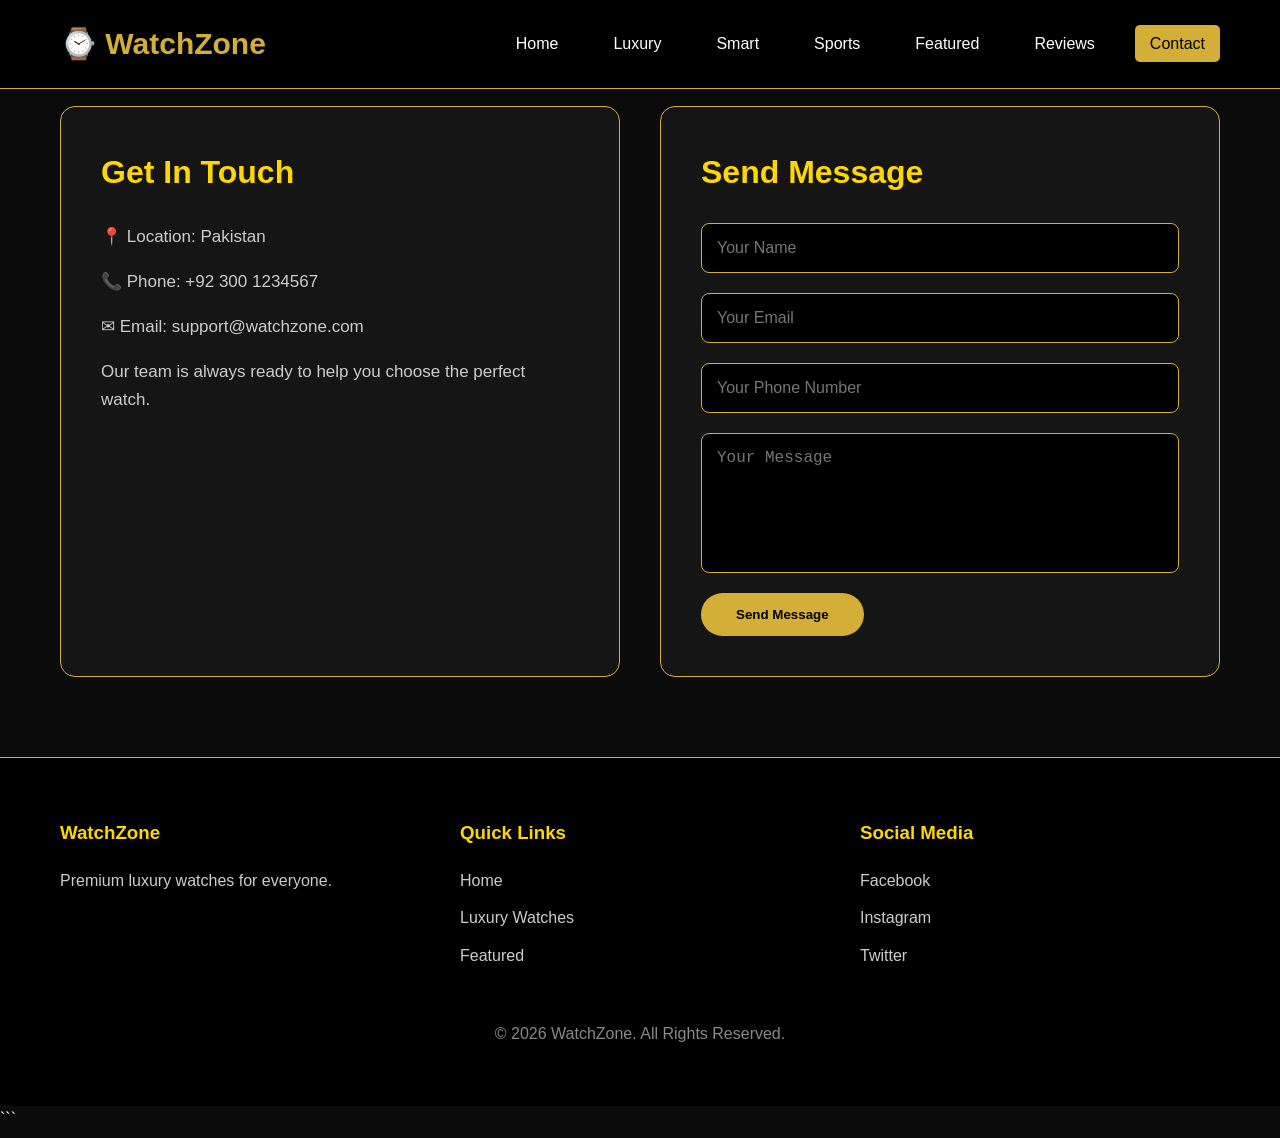
<file: contact.html>
```html
<!DOCTYPE html>
<html lang="en">

<head>

<meta charset="UTF-8">
<meta name="viewport" content="width=device-width, initial-scale=1.0">

<title>Contact Us | WatchZone</title>

<link rel="stylesheet" href="style.css">

</head>


<body>



<!-- ================= NAVBAR ================= -->


<header>

<nav class="navbar">


<div class="logo">

<a href="index.html">
⌚ WatchZone
</a>

</div>



<ul class="nav-links">


<li>
<a href="index.html">
Home
</a>
</li>


<li>
<a href="luxury.html">
Luxury
</a>
</li>


<li>
<a href="smart.html">
Smart
</a>
</li>


<li>
<a href="sports.html">
Sports
</a>
</li>


<li>
<a href="featured.html">
Featured
</a>
</li>


<li>
<a href="reviews.html">
Reviews
</a>
</li>


<li>
<a href="contact.html" class="active">
Contact
</a>
</li>


</ul>


</nav>

</header>







<!-- ================= PAGE BANNER ================= -->


<!-- <section class="page-banner">


<h1>
Contact Us
</h1>


<p>
Get in touch with WatchZone for orders and queries.
</p>


</section> -->








<!-- ================= CONTACT SECTION ================= -->


<section class="contact-section">



<div class="contact-container">





<!-- CONTACT INFO -->


<div class="contact-info">


<h2>
Get In Touch
</h2>



<p>
📍 Location:
Pakistan
</p>



<p>
📞 Phone:
+92 300 1234567
</p>



<p>
✉ Email:
support@watchzone.com
</p>



<p>

Our team is always ready to help you
choose the perfect watch.

</p>



</div>







<!-- CONTACT FORM -->


<div class="contact-form">


<h2>
Send Message
</h2>



<form>



<input 
type="text"
placeholder="Your Name"
required>



<input
type="email"
placeholder="Your Email"
required>




<input
type="text"
placeholder="Your Phone Number"
required>




<textarea
placeholder="Your Message"
rows="6">
</textarea>




<button type="submit">

Send Message

</button>



</form>



</div>






</div>



</section>








<!-- ================= FOOTER ================= -->


<footer>


<div class="footer-container">


<div class="footer-column">


<h3>
WatchZone
</h3>


<p>
Premium luxury watches for everyone.
</p>


</div>





<div class="footer-column">


<h3>
Quick Links
</h3>


<a href="index.html">
Home
</a>


<a href="luxury.html">
Luxury Watches
</a>


<a href="featured.html">
Featured
</a>


</div>





<div class="footer-column">


<h3>
Social Media
</h3>


<a href="#">
Facebook
</a>


<a href="#">
Instagram
</a>


<a href="#">
Twitter
</a>


</div>




</div>





<div class="copyright">

© 2026 WatchZone. All Rights Reserved.

</div>



</footer>




</body>

</html>
```
</file>
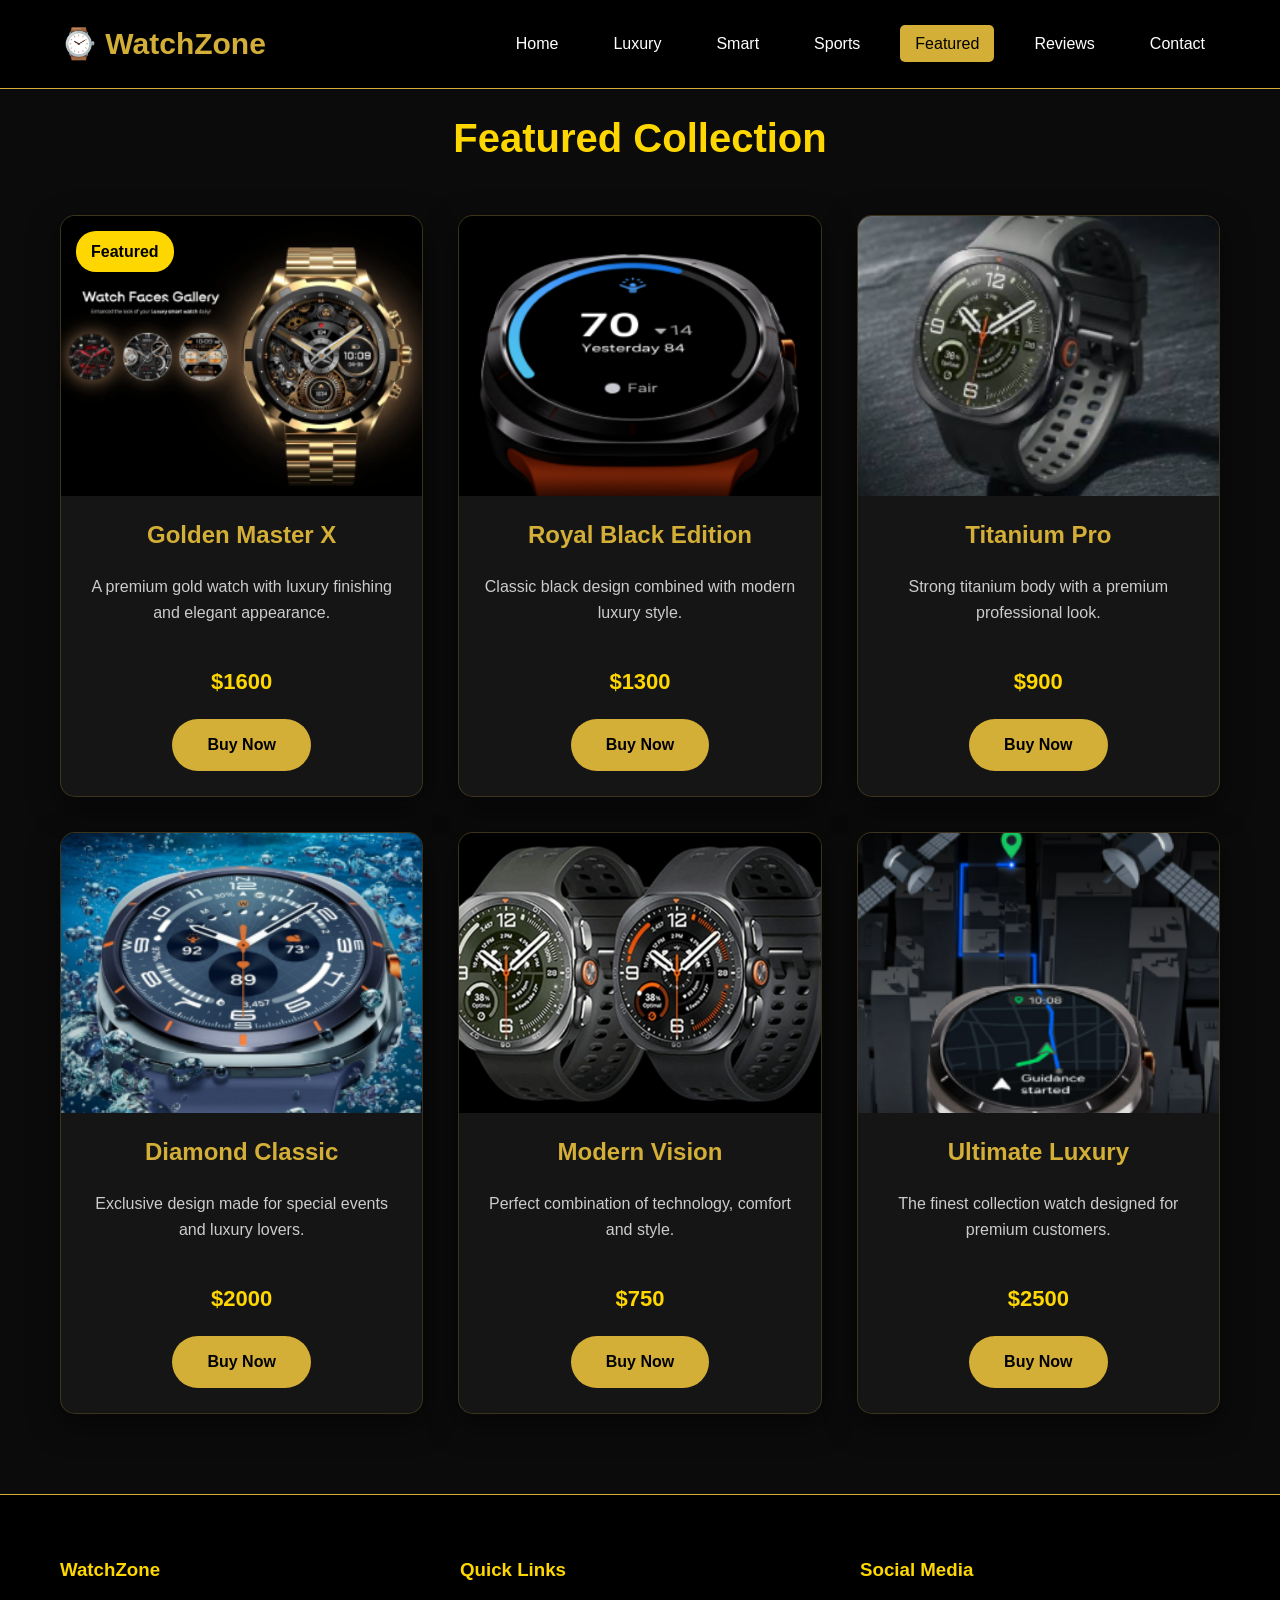
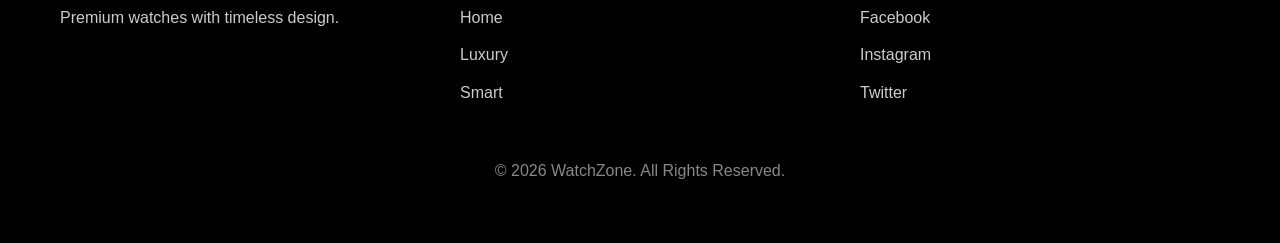
<file: featured.html>
```html
<!DOCTYPE html>
<html lang="en">

<head>

<meta charset="UTF-8">
<meta name="viewport" content="width=device-width, initial-scale=1.0">

<title>Featured Watches | WatchZone</title>

<link rel="stylesheet" href="style.css">

</head>


<body>


<!-- ================= NAVBAR ================= -->


<header>

<nav class="navbar">


<div class="logo">

<a href="index.html">
⌚ WatchZone
</a>

</div>



<ul class="nav-links">


<li>
<a href="index.html">
Home
</a>
</li>


<li>
<a href="luxury.html">
Luxury
</a>
</li>


<li>
<a href="smart.html">
Smart
</a>
</li>


<li>
<a href="sports.html">
Sports
</a>
</li>


<li>
<a href="featured.html" class="active">
Featured
</a>
</li>


<li>
<a href="reviews.html">
Reviews
</a>
</li>


<li>
<a href="contact.html">
Contact
</a>
</li>


</ul>


</nav>

</header>







<!-- ================= PAGE BANNER ================= -->


<!-- <section class="page-banner">


<h1>
Featured Watches
</h1>


<p>
Our most popular and premium selected watches.
</p>


</section> -->








<!-- ================= FEATURED COLLECTION ================= -->


<section class="cards-section">


<h2>
Featured Collection
</h2>




<div class="cards-container">





<!-- CARD 1 -->


<div class="watch-card">


<div class="card-image">


<span class="new-badge">
Featured
</span>


<img src="images/featured/feature1.png" alt="Featured Watch">


</div>



<h3>
Golden Master X
</h3>


<p>
A premium gold watch with luxury finishing
and elegant appearance.
</p>


<h4 class="price">
$1600
</h4>


<a href="contact.html" class="card-btn">
Buy Now
</a>


</div>







<!-- CARD 2 -->


<div class="watch-card">


<div class="card-image">

<img src="images/featured/feature2.png" alt="Featured Watch">

</div>



<h3>
Royal Black Edition
</h3>


<p>
Classic black design combined with modern
luxury style.
</p>


<h4 class="price">
$1300
</h4>


<a href="contact.html" class="card-btn">
Buy Now
</a>


</div>







<!-- CARD 3 -->


<div class="watch-card">


<div class="card-image">

<img src="images/featured/feature3.png" alt="Featured Watch">

</div>



<h3>
Titanium Pro
</h3>


<p>
Strong titanium body with a premium
professional look.
</p>


<h4 class="price">
$900
</h4>


<a href="contact.html" class="card-btn">
Buy Now
</a>


</div>







<!-- CARD 4 -->


<div class="watch-card">


<div class="card-image">

<img src="images/featured/feature4.png" alt="Featured Watch">

</div>



<h3>
Diamond Classic
</h3>


<p>
Exclusive design made for special events
and luxury lovers.
</p>


<h4 class="price">
$2000
</h4>


<a href="contact.html" class="card-btn">
Buy Now
</a>


</div>








<!-- CARD 5 -->


<div class="watch-card">


<div class="card-image">

<img src="images/featured/feature5.png" alt="Featured Watch">

</div>



<h3>
Modern Vision
</h3>


<p>
Perfect combination of technology,
comfort and style.
</p>


<h4 class="price">
$750
</h4>


<a href="contact.html" class="card-btn">
Buy Now
</a>


</div>







<!-- CARD 6 -->


<div class="watch-card">


<div class="card-image">

<img src="images/featured/feature6.png" alt="Featured Watch">

</div>



<h3>
Ultimate Luxury
</h3>


<p>
The finest collection watch designed
for premium customers.
</p>


<h4 class="price">
$2500
</h4>


<a href="contact.html" class="card-btn">
Buy Now
</a>


</div>





</div>


</section>








<!-- ================= FOOTER ================= -->


<footer>


<div class="footer-container">


<div class="footer-column">


<h3>
WatchZone
</h3>


<p>
Premium watches with timeless design.
</p>


</div>





<div class="footer-column">


<h3>
Quick Links
</h3>


<a href="index.html">
Home
</a>


<a href="luxury.html">
Luxury
</a>


<a href="smart.html">
Smart
</a>


</div>






<div class="footer-column">


<h3>
Social Media
</h3>


<a href="#">
Facebook
</a>


<a href="#">
Instagram
</a>


<a href="#">
Twitter
</a>


</div>




</div>





<div class="copyright">

© 2026 WatchZone. All Rights Reserved.

</div>



</footer>



</body>

</html>
</file>
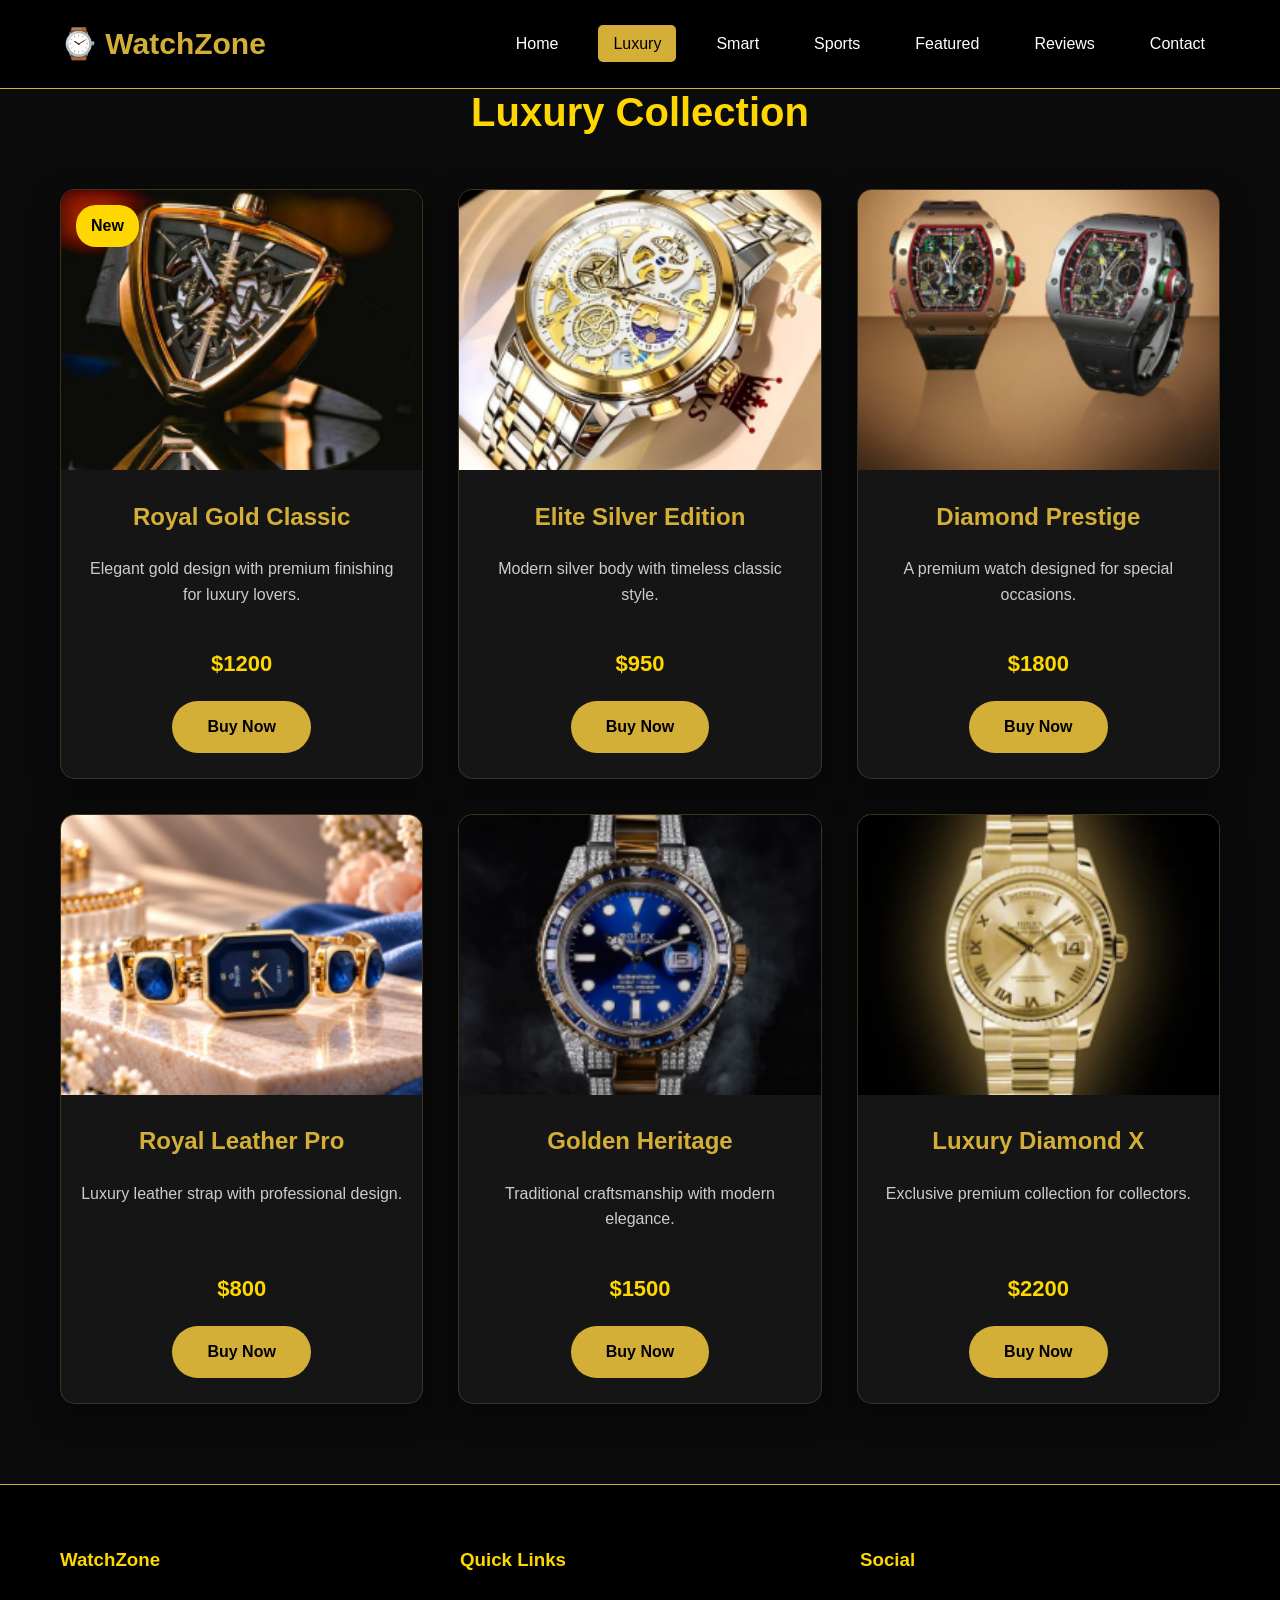
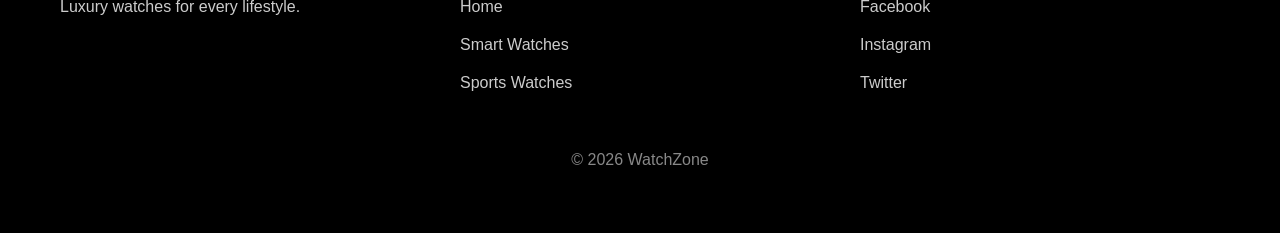
<file: luxury.html>
<!doctype html>
<html lang="en">
  <head>
    <meta charset="UTF-8" />
    <meta name="viewport" content="width=device-width, initial-scale=1.0" />

    <title>Luxury Watches | WatchZone</title>

    <link rel="stylesheet" href="style.css" />
  </head>

  <body>
    <!-- ================= NAVBAR ================= -->

    <header>
      <nav class="navbar">
        <div class="logo">
          <a href="index.html"> ⌚ WatchZone </a>
        </div>

        <ul class="nav-links">
          <li>
            <a href="index.html"> Home </a>
          </li>

          <li>
            <a href="luxury.html" class="active"> Luxury </a>
          </li>

          <li>
            <a href="smart.html"> Smart </a>
          </li>

          <li>
            <a href="sports.html"> Sports </a>
          </li>

          <li>
            <a href="featured.html"> Featured </a>
          </li>

          <li>
            <a href="reviews.html"> Reviews </a>
          </li>

          <li>
            <a href="contact.html"> Contact </a>
          </li>
        </ul>
      </nav>
    </header>

    <!-- ================= PAGE HERO ================= -->

    <!-- <section class="page-banner">
      <h1>Luxury Watches</h1>

      <p>Premium timepieces crafted with elegance and precision.</p>
    </section> -->

    <!-- ================= WATCH COLLECTION ================= -->

    <section class="cards-section">
      <h2>Luxury Collection</h2>

      <div class="cards-container">
        <!-- CARD 1 -->

        <div class="watch-card">
          <div class="card-image">
            <span class="new-badge"> New </span>

            <img src="images/luxury/luxury1.png" alt="Luxury Watch" />
          </div>

          <h3>Royal Gold Classic</h3>

          <p>Elegant gold design with premium finishing for luxury lovers.</p>

          <h4 class="price">$1200</h4>

          <a href="contact.html" class="card-btn"> Buy Now </a>
        </div>

        <!-- CARD 2 -->

        <div class="watch-card">
          <div class="card-image">
            <img src="images/luxury/luxury2.png" alt="Luxury Watch" />
          </div>

          <h3>Elite Silver Edition</h3>

          <p>Modern silver body with timeless classic style.</p>

          <h4 class="price">$950</h4>

          <a href="contact.html" class="card-btn"> Buy Now </a>
        </div>

        <!-- CARD 3 -->

        <div class="watch-card">
          <div class="card-image">
            <img src="images/luxury/luxury3.png" alt="Luxury Watch" />
          </div>

          <h3>Diamond Prestige</h3>

          <p>A premium watch designed for special occasions.</p>

          <h4 class="price">$1800</h4>

          <a href="contact.html" class="card-btn"> Buy Now </a>
        </div>

        <!-- CARD 4 -->

        <div class="watch-card">
          <div class="card-image">
            <img src="images/luxury/luxury4.png" alt="Luxury Watch" />
          </div>

          <h3>Royal Leather Pro</h3>

          <p>Luxury leather strap with professional design.</p>

          <h4 class="price">$800</h4>

          <a href="contact.html" class="card-btn"> Buy Now </a>
        </div>

        <!-- CARD 5 -->

        <div class="watch-card">
          <div class="card-image">
            <img src="images/luxury/luxury5.png" alt="Luxury Watch" />
          </div>

          <h3>Golden Heritage</h3>

          <p>Traditional craftsmanship with modern elegance.</p>

          <h4 class="price">$1500</h4>

          <a href="contact.html" class="card-btn"> Buy Now </a>
        </div>

        <!-- CARD 6 -->

        <div class="watch-card">
          <div class="card-image">
            <img src="images/luxury/luxury6.png" alt="Luxury Watch" />
          </div>

          <h3>Luxury Diamond X</h3>

          <p>Exclusive premium collection for collectors.</p>

          <h4 class="price">$2200</h4>

          <a href="contact.html" class="card-btn"> Buy Now </a>
        </div>
      </div>
    </section>

    <!-- ================= FOOTER ================= -->

    <footer>
      <div class="footer-container">
        <div class="footer-column">
          <h3>WatchZone</h3>

          <p>Luxury watches for every lifestyle.</p>
        </div>

        <div class="footer-column">
          <h3>Quick Links</h3>

          <a href="index.html"> Home </a>

          <a href="smart.html"> Smart Watches </a>

          <a href="sports.html"> Sports Watches </a>
        </div>

        <div class="footer-column">
          <h3>Social</h3>

          <a href="#"> Facebook </a>

          <a href="#"> Instagram </a>

          <a href="#"> Twitter </a>
        </div>
      </div>

      <div class="copyright">© 2026 WatchZone</div>
    </footer>
  </body>
</html>
</file>
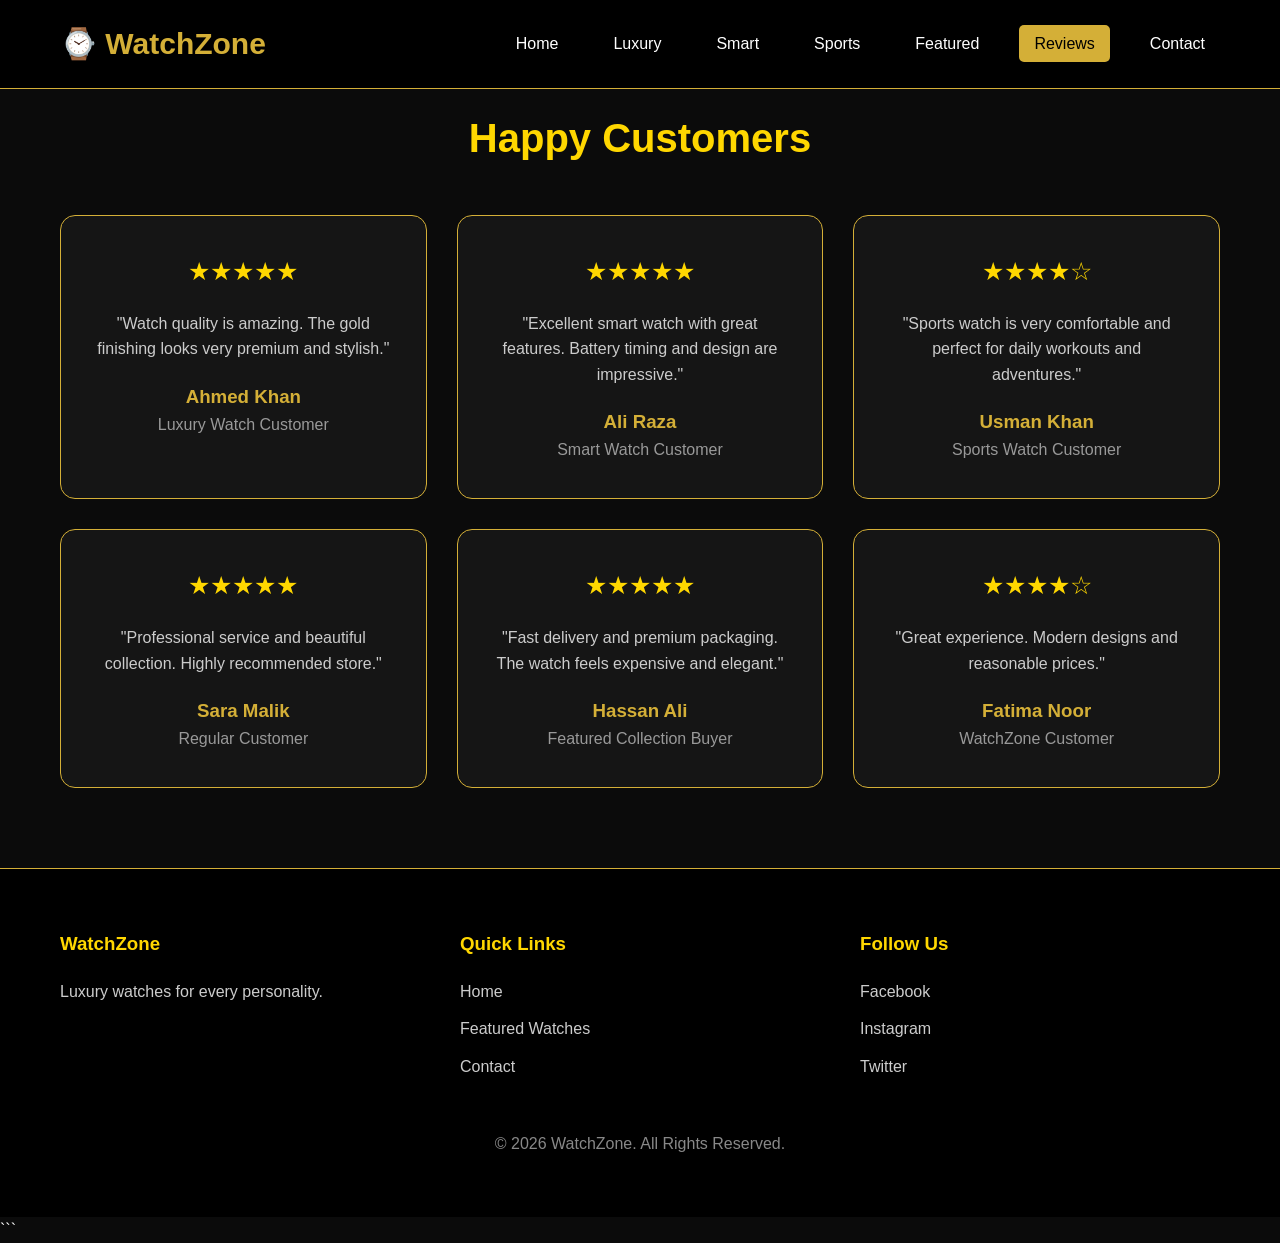
<file: reviews.html>
```html
<!DOCTYPE html>
<html lang="en">

<head>

<meta charset="UTF-8">
<meta name="viewport" content="width=device-width, initial-scale=1.0">

<title>Customer Reviews | WatchZone</title>

<link rel="stylesheet" href="style.css">

</head>


<body>


<!-- ================= NAVBAR ================= -->


<header>

<nav class="navbar">


<div class="logo">

<a href="index.html">
⌚ WatchZone
</a>

</div>



<ul class="nav-links">


<li>
<a href="index.html">
Home
</a>
</li>


<li>
<a href="luxury.html">
Luxury
</a>
</li>


<li>
<a href="smart.html">
Smart
</a>
</li>


<li>
<a href="sports.html">
Sports
</a>
</li>


<li>
<a href="featured.html">
Featured
</a>
</li>


<li>
<a href="reviews.html" class="active">
Reviews
</a>
</li>


<li>
<a href="contact.html">
Contact
</a>
</li>


</ul>


</nav>

</header>








<!-- ================= PAGE BANNER ================= -->


<!-- <section class="page-banner">


<h1>
Customer Reviews
</h1>


<p>
What our customers say about WatchZone.
</p>


</section> -->








<!-- ================= REVIEWS ================= -->


<section class="reviews-section">


<h2>
Happy Customers
</h2>



<div class="review-container">





<!-- REVIEW 1 -->


<div class="review-card">


<div class="stars">
★★★★★
</div>


<p>

"Watch quality is amazing. The gold finishing
looks very premium and stylish."

</p>


<h3>
Ahmed Khan
</h3>


<span>
Luxury Watch Customer
</span>


</div>








<!-- REVIEW 2 -->


<div class="review-card">


<div class="stars">
★★★★★
</div>


<p>

"Excellent smart watch with great features.
Battery timing and design are impressive."

</p>


<h3>
Ali Raza
</h3>


<span>
Smart Watch Customer
</span>


</div>








<!-- REVIEW 3 -->


<div class="review-card">


<div class="stars">
★★★★☆
</div>


<p>

"Sports watch is very comfortable and perfect
for daily workouts and adventures."

</p>


<h3>
Usman Khan
</h3>


<span>
Sports Watch Customer
</span>


</div>








<!-- REVIEW 4 -->


<div class="review-card">


<div class="stars">
★★★★★
</div>


<p>

"Professional service and beautiful collection.
Highly recommended store."

</p>


<h3>
Sara Malik
</h3>


<span>
Regular Customer
</span>


</div>








<!-- REVIEW 5 -->


<div class="review-card">


<div class="stars">
★★★★★
</div>


<p>

"Fast delivery and premium packaging.
The watch feels expensive and elegant."

</p>


<h3>
Hassan Ali
</h3>


<span>
Featured Collection Buyer
</span>


</div>








<!-- REVIEW 6 -->


<div class="review-card">


<div class="stars">
★★★★☆
</div>


<p>

"Great experience. Modern designs and
reasonable prices."

</p>


<h3>
Fatima Noor
</h3>


<span>
WatchZone Customer
</span>


</div>





</div>


</section>








<!-- ================= FOOTER ================= -->


<footer>


<div class="footer-container">


<div class="footer-column">


<h3>
WatchZone
</h3>


<p>
Luxury watches for every personality.
</p>


</div>





<div class="footer-column">


<h3>
Quick Links
</h3>


<a href="index.html">
Home
</a>


<a href="featured.html">
Featured Watches
</a>


<a href="contact.html">
Contact
</a>


</div>





<div class="footer-column">


<h3>
Follow Us
</h3>


<a href="#">
Facebook
</a>


<a href="#">
Instagram
</a>


<a href="#">
Twitter
</a>


</div>



</div>





<div class="copyright">

© 2026 WatchZone. All Rights Reserved.

</div>



</footer>



</body>

</html>
```
</file>
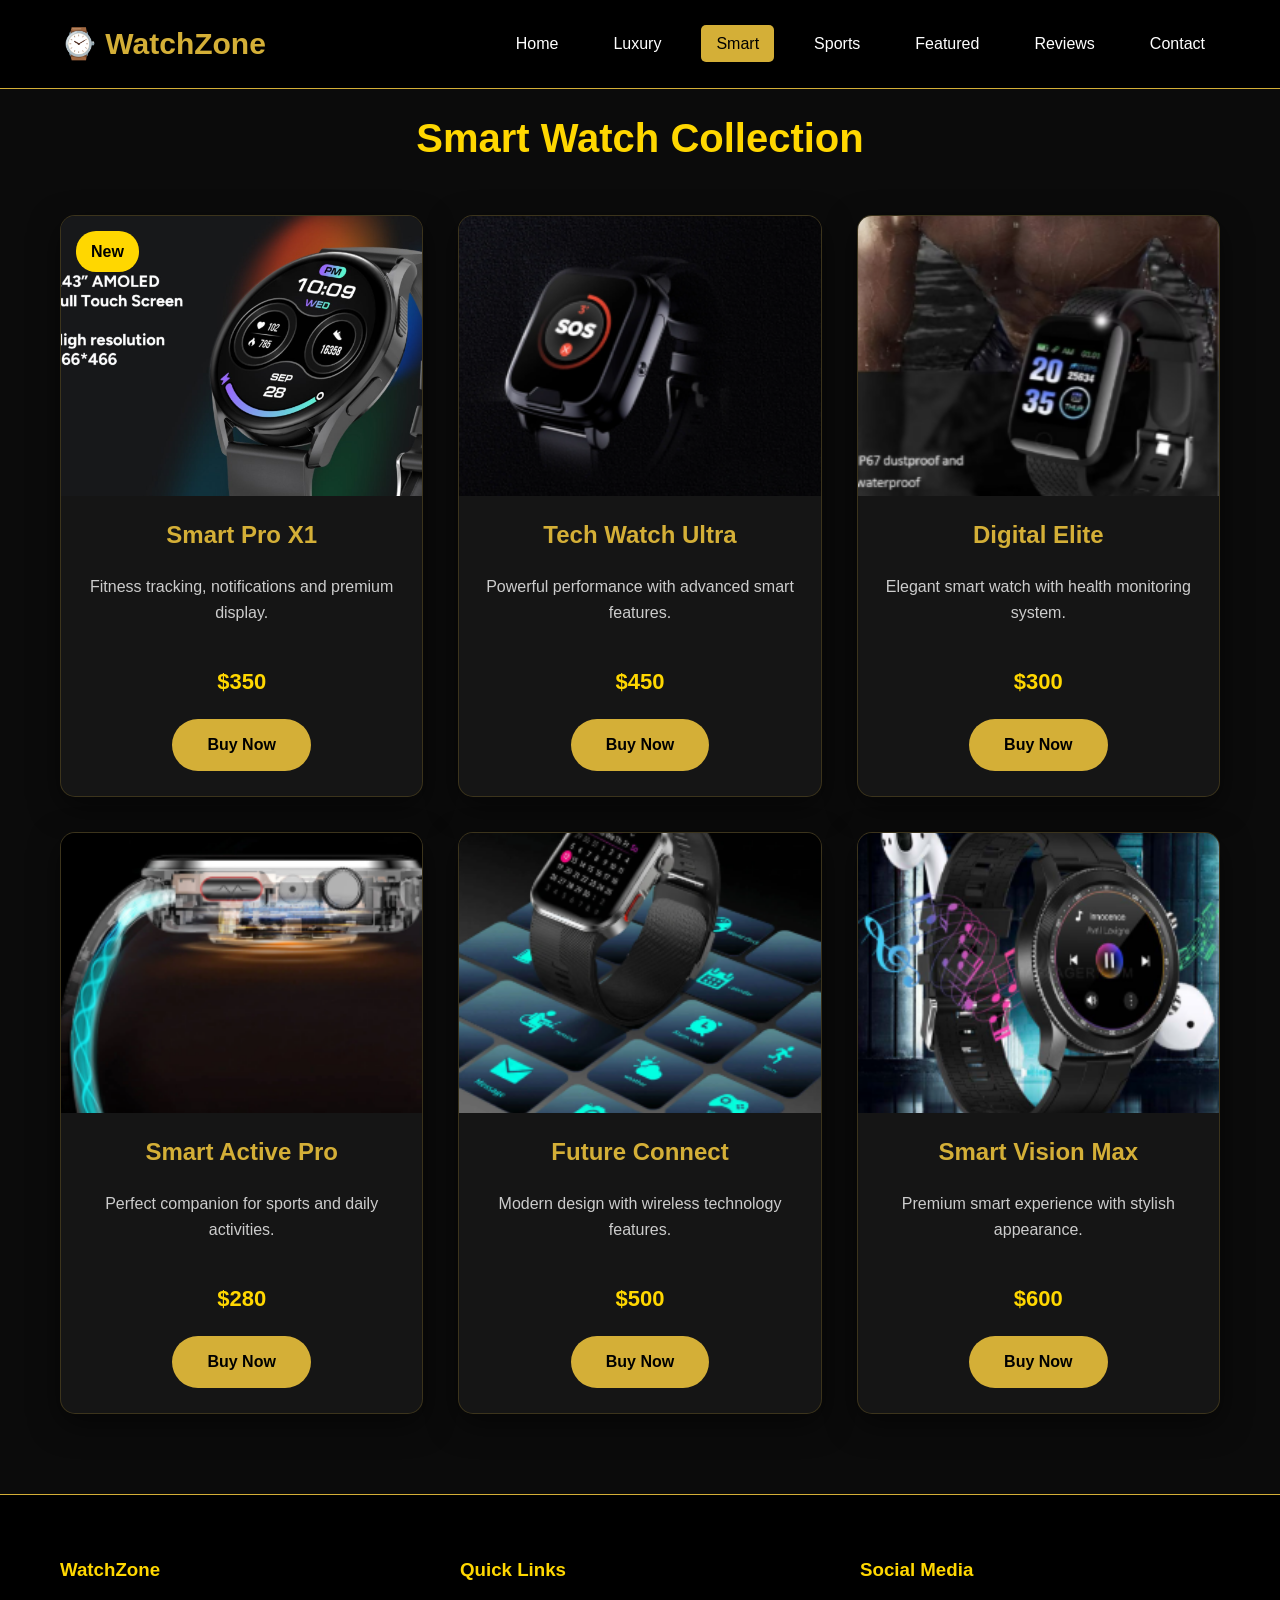
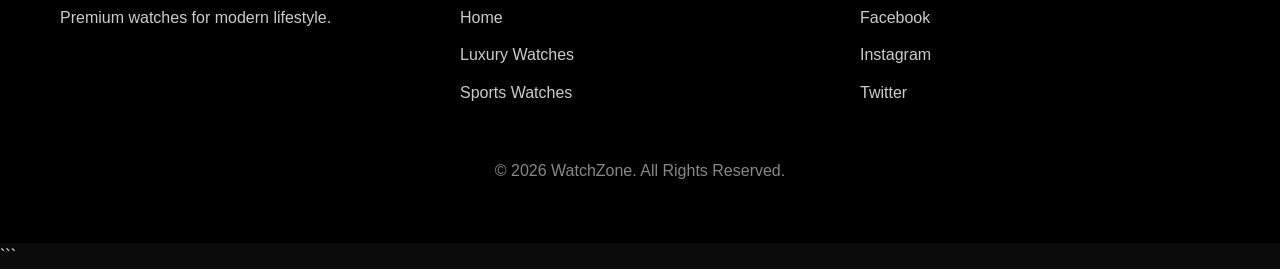
<file: smart.html>
```html
<!doctype html>
<html lang="en">
  <head>
    <meta charset="UTF-8" />
    <meta name="viewport" content="width=device-width, initial-scale=1.0" />

    <title>Smart Watches | WatchZone</title>

    <link rel="stylesheet" href="style.css" />
  </head>

  <body>
    <!-- ================= NAVBAR ================= -->

    <header>
      <nav class="navbar">
        <div class="logo">
          <a href="index.html"> ⌚ WatchZone </a>
        </div>

        <ul class="nav-links">
          <li>
            <a href="index.html"> Home </a>
          </li>

          <li>
            <a href="luxury.html"> Luxury </a>
          </li>

          <li>
            <a href="smart.html" class="active"> Smart </a>
          </li>

          <li>
            <a href="sports.html"> Sports </a>
          </li>

          <li>
            <a href="featured.html"> Featured </a>
          </li>

          <li>
            <a href="reviews.html"> Reviews </a>
          </li>

          <li>
            <a href="contact.html"> Contact </a>
          </li>
        </ul>
      </nav>
    </header>

    <!-- ================= PAGE BANNER ================= -->

    <!-- <section class="page-banner">
      <h1>Smart Watches</h1>

      <p>Advanced technology with modern luxury design.</p>
    </section> -->

    <!-- ================= SMART WATCH COLLECTION ================= -->

    <section class="cards-section">
      <h2>Smart Watch Collection</h2>

      <div class="cards-container">
        <!-- CARD 1 -->

        <div class="watch-card">
          <div class="card-image">
            <span class="new-badge"> New </span>

            <img src="images/smart/smart1.png" alt="Smart Watch" />
          </div>

          <h3>Smart Pro X1</h3>

          <p>Fitness tracking, notifications and premium display.</p>

          <h4 class="price">$350</h4>

          <a href="contact.html" class="card-btn"> Buy Now </a>
        </div>

        <!-- CARD 2 -->

        <div class="watch-card">
          <div class="card-image">
            <img src="images/smart/smart2.png" alt="Smart Watch" />
          </div>

          <h3>Tech Watch Ultra</h3>

          <p>Powerful performance with advanced smart features.</p>

          <h4 class="price">$450</h4>

          <a href="contact.html" class="card-btn"> Buy Now </a>
        </div>

        <!-- CARD 3 -->

        <div class="watch-card">
          <div class="card-image">
            <img src="images/smart/smart3.png" alt="Smart Watch" />
          </div>

          <h3>Digital Elite</h3>

          <p>Elegant smart watch with health monitoring system.</p>

          <h4 class="price">$300</h4>

          <a href="contact.html" class="card-btn"> Buy Now </a>
        </div>

        <!-- CARD 4 -->

        <div class="watch-card">
          <div class="card-image">
            <img src="images/smart/smart4.png" alt="Smart Watch" />
          </div>

          <h3>Smart Active Pro</h3>

          <p>Perfect companion for sports and daily activities.</p>

          <h4 class="price">$280</h4>

          <a href="contact.html" class="card-btn"> Buy Now </a>
        </div>

        <!-- CARD 5 -->

        <div class="watch-card">
          <div class="card-image">
            <img src="images/smart/smart5.png" alt="Smart Watch" />
          </div>

          <h3>Future Connect</h3>

          <p>Modern design with wireless technology features.</p>

          <h4 class="price">$500</h4>

          <a href="contact.html" class="card-btn"> Buy Now </a>
        </div>

        <!-- CARD 6 -->

        <div class="watch-card">
          <div class="card-image">
            <img src="images/smart/smart6.png" alt="Smart Watch" />
          </div>

          <h3>Smart Vision Max</h3>

          <p>Premium smart experience with stylish appearance.</p>

          <h4 class="price">$600</h4>

          <a href="contact.html" class="card-btn"> Buy Now </a>
        </div>
      </div>
    </section>

    <!-- ================= FOOTER ================= -->

    <footer>
      <div class="footer-container">
        <div class="footer-column">
          <h3>WatchZone</h3>

          <p>Premium watches for modern lifestyle.</p>
        </div>

        <div class="footer-column">
          <h3>Quick Links</h3>

          <a href="index.html"> Home </a>

          <a href="luxury.html"> Luxury Watches </a>

          <a href="sports.html"> Sports Watches </a>
        </div>

        <div class="footer-column">
          <h3>Social Media</h3>

          <a href="#"> Facebook </a>

          <a href="#"> Instagram </a>

          <a href="#"> Twitter </a>
        </div>
      </div>

      <div class="copyright">© 2026 WatchZone. All Rights Reserved.</div>
    </footer>
  </body>
</html>
```
</file>
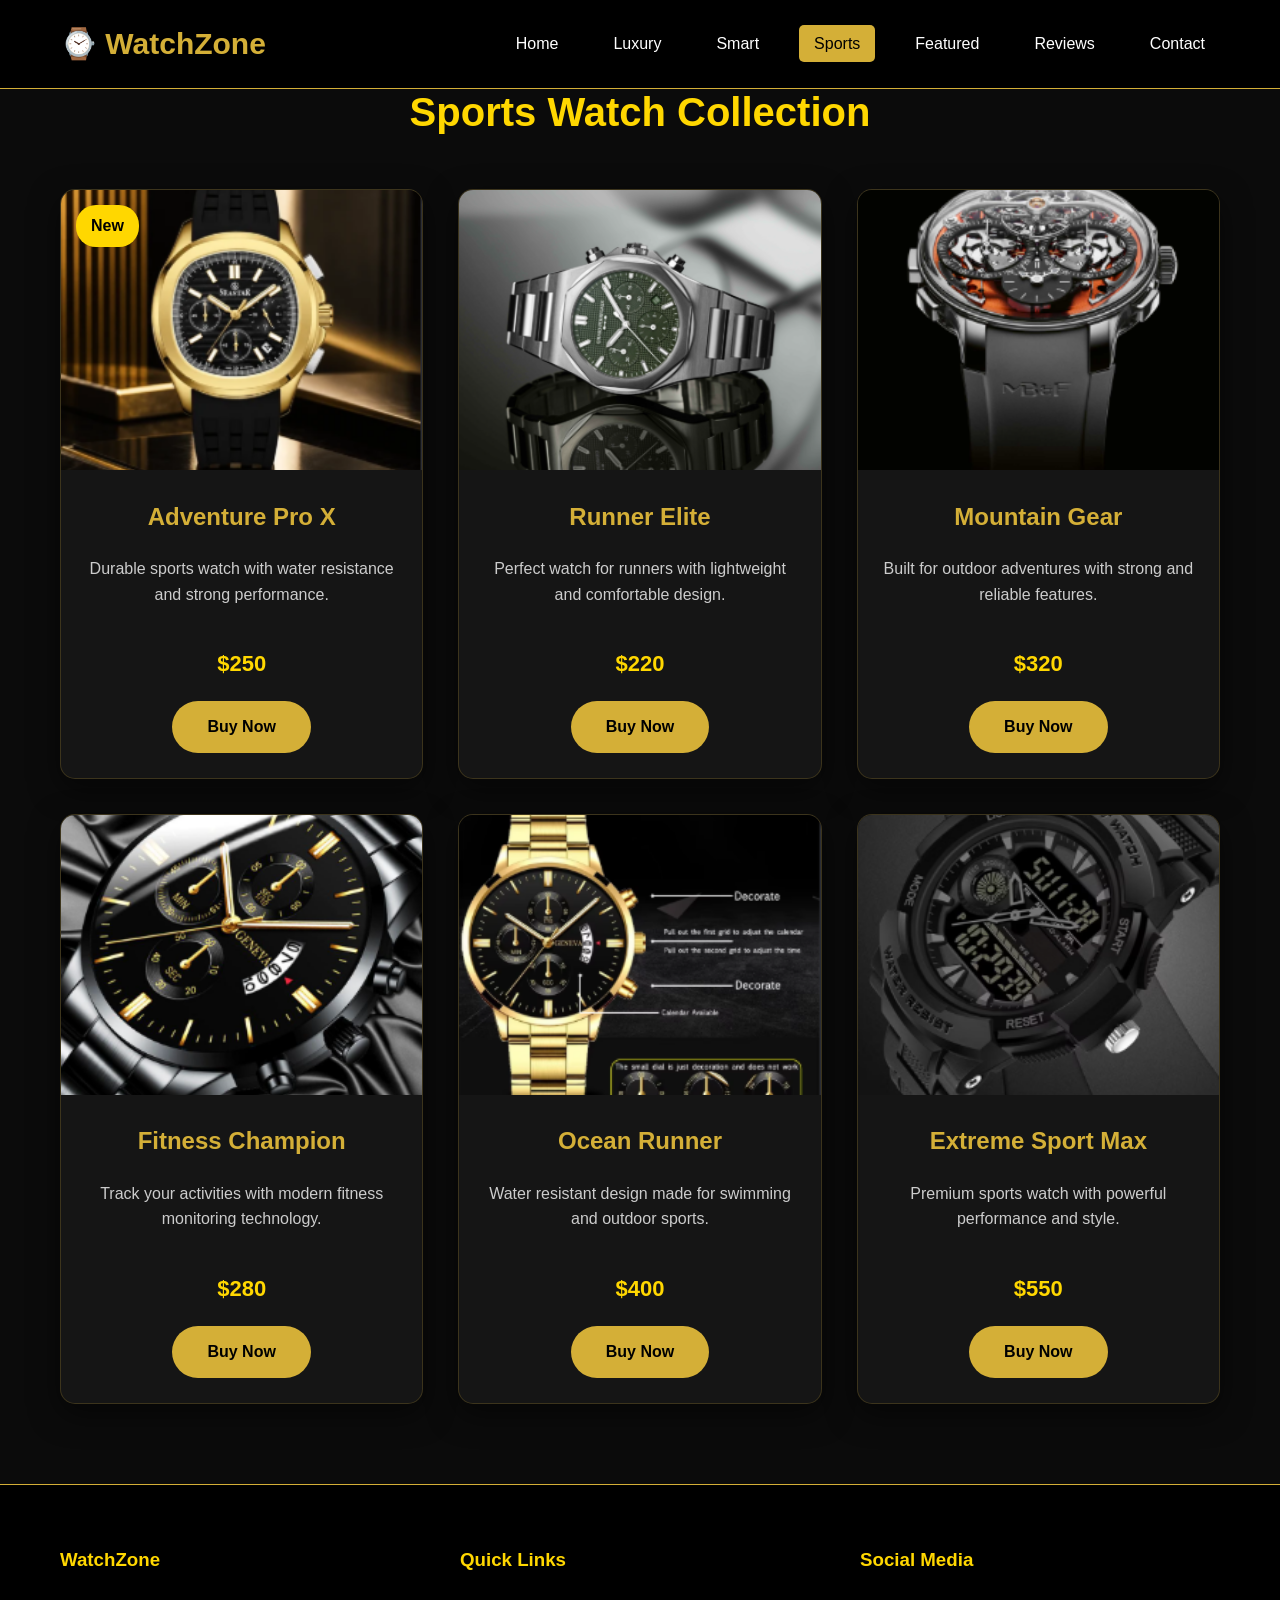
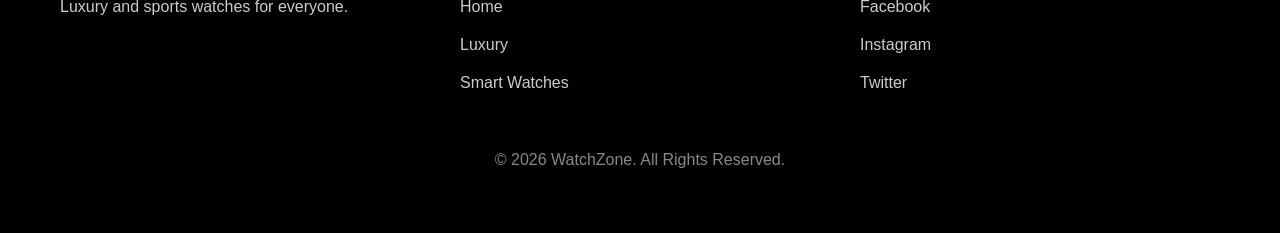
<file: sports.html>
<!DOCTYPE html>
<html lang="en">

<head>

<meta charset="UTF-8">
<meta name="viewport" content="width=device-width, initial-scale=1.0">

<title>Sports Watches | WatchZone</title>

<link rel="stylesheet" href="style.css">

</head>


<body>


<!-- ================= NAVBAR ================= -->

<header>

<nav class="navbar">


<div class="logo">

<a href="index.html">
⌚ WatchZone
</a>

</div>



<ul class="nav-links">


<li>
<a href="index.html">
Home
</a>
</li>


<li>
<a href="luxury.html">
Luxury
</a>
</li>


<li>
<a href="smart.html">
Smart
</a>
</li>


<li>
<a href="sports.html" class="active">
Sports
</a>
</li>


<li>
<a href="featured.html">
Featured
</a>
</li>


<li>
<a href="reviews.html">
Reviews
</a>
</li>


<li>
<a href="contact.html">
Contact
</a>
</li>


</ul>


</nav>

</header>








<!-- ================= PAGE BANNER ================= -->


<!-- <section class="page-banner">


<h1>
Sports Watches
</h1>


<p>
Powerful watches designed for active lifestyles and adventures.
</p>


</section> -->








<!-- ================= SPORTS COLLECTION ================= -->


<section class="cards-section">


<h2>
Sports Watch Collection
</h2>



<div class="cards-container">





<!-- CARD 1 -->


<div class="watch-card">


<div class="card-image">


<span class="new-badge">
New
</span>


<img src="images/sports/sports1.png" alt="Sports Watch">


</div>



<h3>
Adventure Pro X
</h3>


<p>
Durable sports watch with water resistance
and strong performance.
</p>


<h4 class="price">
$250
</h4>


<a href="contact.html" class="card-btn">
Buy Now
</a>


</div>







<!-- CARD 2 -->


<div class="watch-card">


<div class="card-image">

<img src="images/sports/sports2.png" alt="Sports Watch">

</div>



<h3>
Runner Elite
</h3>


<p>
Perfect watch for runners with lightweight
and comfortable design.
</p>


<h4 class="price">
$220
</h4>


<a href="contact.html" class="card-btn">
Buy Now
</a>


</div>








<!-- CARD 3 -->


<div class="watch-card">


<div class="card-image">

<img src="images/sports/sports3.png" alt="Sports Watch">

</div>



<h3>
Mountain Gear
</h3>


<p>
Built for outdoor adventures with strong
and reliable features.
</p>


<h4 class="price">
$320
</h4>


<a href="contact.html" class="card-btn">
Buy Now
</a>


</div>








<!-- CARD 4 -->


<div class="watch-card">


<div class="card-image">

<img src="images/sports/sports4.png" alt="Sports Watch">

</div>



<h3>
Fitness Champion
</h3>


<p>
Track your activities with modern fitness
monitoring technology.
</p>


<h4 class="price">
$280
</h4>


<a href="contact.html" class="card-btn">
Buy Now
</a>


</div>








<!-- CARD 5 -->


<div class="watch-card">


<div class="card-image">

<img src="images/sports/sports5.png" alt="Sports Watch">

</div>



<h3>
Ocean Runner
</h3>


<p>
Water resistant design made for swimming
and outdoor sports.
</p>


<h4 class="price">
$400
</h4>


<a href="contact.html" class="card-btn">
Buy Now
</a>


</div>








<!-- CARD 6 -->


<div class="watch-card">


<div class="card-image">

<img src="images/sports/sports6.png" alt="Sports Watch">

</div>



<h3>
Extreme Sport Max
</h3>


<p>
Premium sports watch with powerful
performance and style.
</p>


<h4 class="price">
$550
</h4>


<a href="contact.html" class="card-btn">
Buy Now
</a>


</div>






</div>


</section>









<!-- ================= FOOTER ================= -->


<footer>


<div class="footer-container">


<div class="footer-column">


<h3>
WatchZone
</h3>


<p>
Luxury and sports watches for everyone.
</p>


</div>




<div class="footer-column">


<h3>
Quick Links
</h3>


<a href="index.html">
Home
</a>


<a href="luxury.html">
Luxury
</a>


<a href="smart.html">
Smart Watches
</a>


</div>




<div class="footer-column">


<h3>
Social Media
</h3>


<a href="#">
Facebook
</a>


<a href="#">
Instagram
</a>


<a href="#">
Twitter
</a>


</div>



</div>





<div class="copyright">

© 2026 WatchZone. All Rights Reserved.

</div>



</footer>



</body>

</html>
</file>
<file: style.css>
* {

  margin: 0;
  padding: 0;
  box-sizing: border-box;

}



html {

  scroll-behavior: smooth;

}



body {

  font-family: Arial, Helvetica, sans-serif;

  background: #0b0b0b;

  color: white;

  line-height: 1.6;

}



a {

  text-decoration: none;

  color: white;

}



ul {

  list-style: none;

}





/* =========================
   NAVBAR
========================= */


header {

  width: 100%;

}



.navbar {


  position: fixed;

  top: 0;

  left: 0;

  width: 100%;

  background: #000;

  display: flex;

  justify-content: space-between;

  align-items: center;

  padding: 20px 60px;

  border-bottom: 1px solid #d4af37;

  z-index: 1000;


}




.logo a {


  font-size: 30px;

  font-weight: bold;

  color: #d4af37;


}




.nav-links {


  display: flex;

  gap: 25px;


}




.nav-links a {


  padding: 10px 15px;

  border-radius: 5px;

  transition: 0.3s;


}




.nav-links a:hover {


  background: #d4af37;

  color: #000;


}




.nav-links .active {


  background: #d4af37;

  color: #000;


}







/* =========================
   HERO SECTION
========================= */


.hero {


  min-height: 100vh;

  display: flex;

  justify-content: center;

  align-items: center;

  text-align: center;

  position: relative;

  padding: 120px 20px;


  background:

    linear-gradient(rgba(0, 0, 0, 0.75),

      rgba(0, 0, 0, 0.85)),

    url("images/hero.jpg");



  background-size: cover;

  background-position: center;


}




.hero-content {


  max-width: 800px;


}



.hero h1 {


  font-size: 60px;

  color: #ffd700;

  margin-bottom: 20px;


}



.hero p {


  font-size: 20px;

  color: #cccccc;

  margin-bottom: 35px;


}





.hero-badge {


  position: absolute;

  top: 130px;

  right: 60px;

  background: #d4af37;

  color: #000;

  padding: 10px 20px;

  border-radius: 30px;

  font-weight: bold;


}





.hero-btn,
.card-btn {


  display: inline-block;

  background: #d4af37;

  color: #000;

  padding: 13px 35px;

  border-radius: 30px;

  font-weight: bold;

  transition: 0.3s;


}





.hero-btn:hover,
.card-btn:hover {


  background: #ffd700;

  transform: translateY(-3px);


}








/* =========================
   PAGE BANNER
========================= */


.page-banner {


  padding: 170px 20px 80px;

  text-align: center;

  background: #111;


}




.page-banner h1 {


  color: #ffd700;

  font-size: 55px;

  margin-bottom: 15px;


}





.page-banner p {


  color: #ccc;

  font-size: 18px;


}







/* =========================
   MAIN LAYOUT
========================= */


.main-layout {


  display: grid;

  grid-template-columns: 300px 1fr;

  gap: 40px;

  padding: 70px 60px;


}






/* =========================
   SIDEBAR
========================= */


.sidebar {


  background: #151515;

  padding: 30px;

  border-radius: 15px;

  border: 1px solid #d4af37;


  position: sticky;

  top: 110px;

  height: max-content;


}




.sidebar h2 {


  color: #ffd700;

  margin-bottom: 25px;


}





.sidebar li {


  margin-bottom: 18px;


}




.sidebar a {


  transition: 0.3s;


}




.sidebar a:hover {


  color: #ffd700;

  padding-left: 8px;


}







/* =========================
   CONTENT
========================= */


.content {


  background: #151515;

  padding: 40px;

  border-radius: 15px;

  border: 1px solid rgba(212, 175, 55, 0.3);


}




.content h2 {


  color: #ffd700;

  font-size: 35px;

  margin-bottom: 20px;


}





.content p {


  color: #ccc;

  margin-bottom: 20px;

  line-height: 1.8;


}

/* =========================
   WATCH CARDS SECTION
========================= */


.cards-section {

  padding: 80px 60px;

  text-align: center;

}




.cards-section h2 {

  color: #ffd700;

  font-size: 40px;

  margin-bottom: 45px;

}





.cards-container {


  display: grid;

  grid-template-columns: repeat(3, 1fr);

  gap: 35px;


}





.watch-card {


  background: #151515;

  border-radius: 15px;

  overflow: hidden;

  padding-bottom: 25px;

  transition: 0.3s;

  border: 1px solid rgba(212, 175, 55, 0.2);

  box-shadow: 0 10px 30px rgba(0, 0, 0, 0.5);


}




.watch-card:hover {


  transform: translateY(-8px);

  border-color: #d4af37;


}






.card-image {


  position: relative;


}




.card-image img {


  width: 100%;

  height: 280px;

  object-fit: cover;


}





.new-badge {


  position: absolute;

  top: 15px;

  left: 15px;

  background: #ffd700;

  color: #000;

  padding: 8px 15px;

  border-radius: 20px;

  font-weight: bold;

  z-index: 2;


}







.watch-card h3 {


  color: #d4af37;

  font-size: 24px;

  margin: 20px 0;


}





.watch-card p {


  color: #ccc;

  padding: 0 20px;

  min-height: 70px;


}





.price {


  color: #ffd700;

  font-size: 22px;

  margin: 20px;


}








/* =========================
   REVIEWS SECTION
========================= */



.reviews-section {


  padding: 80px 60px;

  text-align: center;


}





.reviews-section h2 {


  color: #ffd700;

  font-size: 40px;

  margin-bottom: 45px;


}





.review-container {


  display: grid;

  grid-template-columns: repeat(3, 1fr);

  gap: 30px;


}






.review-card {


  background: #151515;

  padding: 35px;

  border-radius: 15px;

  border: 1px solid #d4af37;

  transition: 0.3s;


}





.review-card:hover {


  transform: translateY(-5px);


}





.stars {


  color: #ffd700;

  font-size: 25px;

  margin-bottom: 20px;


}





.review-card p {


  color: #ccc;

  margin-bottom: 20px;

  font-size: 16px;


}





.review-card h3 {


  color: #d4af37;

}





.review-card span {


  color: #999;


}








/* =========================
   CONTACT PAGE
========================= */



.contact-section {


  padding: 80px 60px;


}




.contact-container {


  display: grid;

  grid-template-columns: 1fr 1fr;

  gap: 40px;

  max-width: 1200px;

  margin: auto;


}





.contact-info,
.contact-form {


  background: #151515;

  padding: 40px;

  border-radius: 15px;

  border: 1px solid #d4af37;


}




.contact-info h2,
.contact-form h2 {


  color: #ffd700;

  font-size: 32px;

  margin-bottom: 25px;


}





.contact-info p {


  color: #ccc;

  margin-bottom: 18px;

  font-size: 17px;


}







.contact-form input,
.contact-form textarea {


  width: 100%;

  padding: 15px;

  margin-bottom: 20px;

  background: #000;

  color: white;

  border: 1px solid #d4af37;

  border-radius: 8px;

  font-size: 16px;


}




.contact-form input:focus,
.contact-form textarea:focus {


  outline: none;

  border-color: #ffd700;


}





.contact-form textarea {


  resize: none;


}







.contact-form button {


  background: #d4af37;

  color: #000;

  padding: 14px 35px;

  border: none;

  border-radius: 30px;

  font-weight: bold;

  cursor: pointer;

  transition: 0.3s;


}





.contact-form button:hover {


  background: #ffd700;

  transform: scale(1.05);


}








/* =========================
   FOOTER
========================= */



footer {


  background: #000;

  padding: 60px;

  border-top: 1px solid #d4af37;


}





.footer-container {


  display: grid;

  grid-template-columns: repeat(3, 1fr);

  gap: 40px;


}





.footer-column h3 {


  color: #ffd700;

  margin-bottom: 20px;


}





.footer-column p {


  color: #ccc;


}





.footer-column a {


  display: block;

  margin-bottom: 12px;

  color: #ccc;

  transition: 0.3s;


}





.footer-column a:hover {


  color: #ffd700;

  padding-left: 5px;


}





.copyright {


  text-align: center;

  margin-top: 40px;

  color: #888;


}


/* =========================
   TABLET RESPONSIVE
   768px - 991px
========================= */


@media (max-width:991px) {



  /* NAVBAR */


  .navbar {

    padding: 20px 30px;

  }



  .nav-links {

    gap: 10px;

  }



  .nav-links a {

    padding: 8px 10px;

    font-size: 14px;

  }







  /* HERO */


  .hero h1 {

    font-size: 45px;

  }





  .hero-badge {

    right: 25px;

    top: 120px;

  }







  /* MAIN LAYOUT */


  .main-layout {

    grid-template-columns: 1fr;

    padding: 60px 30px;

  }



  .sidebar {

    position: relative;

    top: 0;

  }







  /* CARDS */


  .cards-section {

    padding: 60px 30px;

  }



  .cards-container {

    grid-template-columns: repeat(2, 1fr);

  }







  /* REVIEWS */


  .reviews-section {

    padding: 60px 30px;

  }



  .review-container {

    grid-template-columns: repeat(2, 1fr);

  }







  /* CONTACT */


  .contact-section {

    padding: 60px 30px;

  }



  .contact-container {

    grid-template-columns: 1fr;

  }







  /* FOOTER */


  .footer-container {

    grid-template-columns: repeat(2, 1fr);

  }



}









/* =========================
   MOBILE RESPONSIVE
   BELOW 768px
========================= */


@media(max-width:767px) {





  /* NAVBAR */


  .navbar {


    flex-direction: column;

    padding: 20px;

    gap: 20px;


  }





  .logo a {


    font-size: 25px;


  }






  .nav-links {


    display: flex;

    flex-wrap: wrap;

    justify-content: center;

    gap: 8px;


  }




  .nav-links a {


    font-size: 13px;

    padding: 7px 10px;


  }







  /* HERO */


  .hero {


    padding: 120px 20px 50px;


  }




  .hero h1 {


    font-size: 35px;


  }




  .hero p {


    font-size: 16px;


  }




  .hero-badge {


    top: 110px;

    right: 20px;

    font-size: 12px;


  }







  /* PAGE BANNER */


  .page-banner {


    padding: 150px 20px 60px;


  }




  .page-banner h1 {


    font-size: 38px;


  }







  /* MAIN CONTENT */


  .main-layout {


    padding: 40px 20px;


  }




  .content {


    padding: 25px;


  }







  /* CARDS */


  .cards-section {


    padding: 50px 20px;


  }




  .cards-section h2 {


    font-size: 32px;


  }





  .cards-container {


    grid-template-columns: 1fr;


  }





  .card-image img {


    height: 240px;


  }







  /* REVIEWS */


  .reviews-section {


    padding: 50px 20px;


  }





  .review-container {


    grid-template-columns: 1fr;


  }







  /* CONTACT */


  .contact-section {


    padding: 50px 20px;


  }





  .contact-info,
  .contact-form {


    padding: 25px;


  }







  /* FOOTER */


  footer {


    padding: 40px 20px;


  }




  .footer-container {


    grid-template-columns: 1fr;


    text-align: center;


  }



}
</file>
